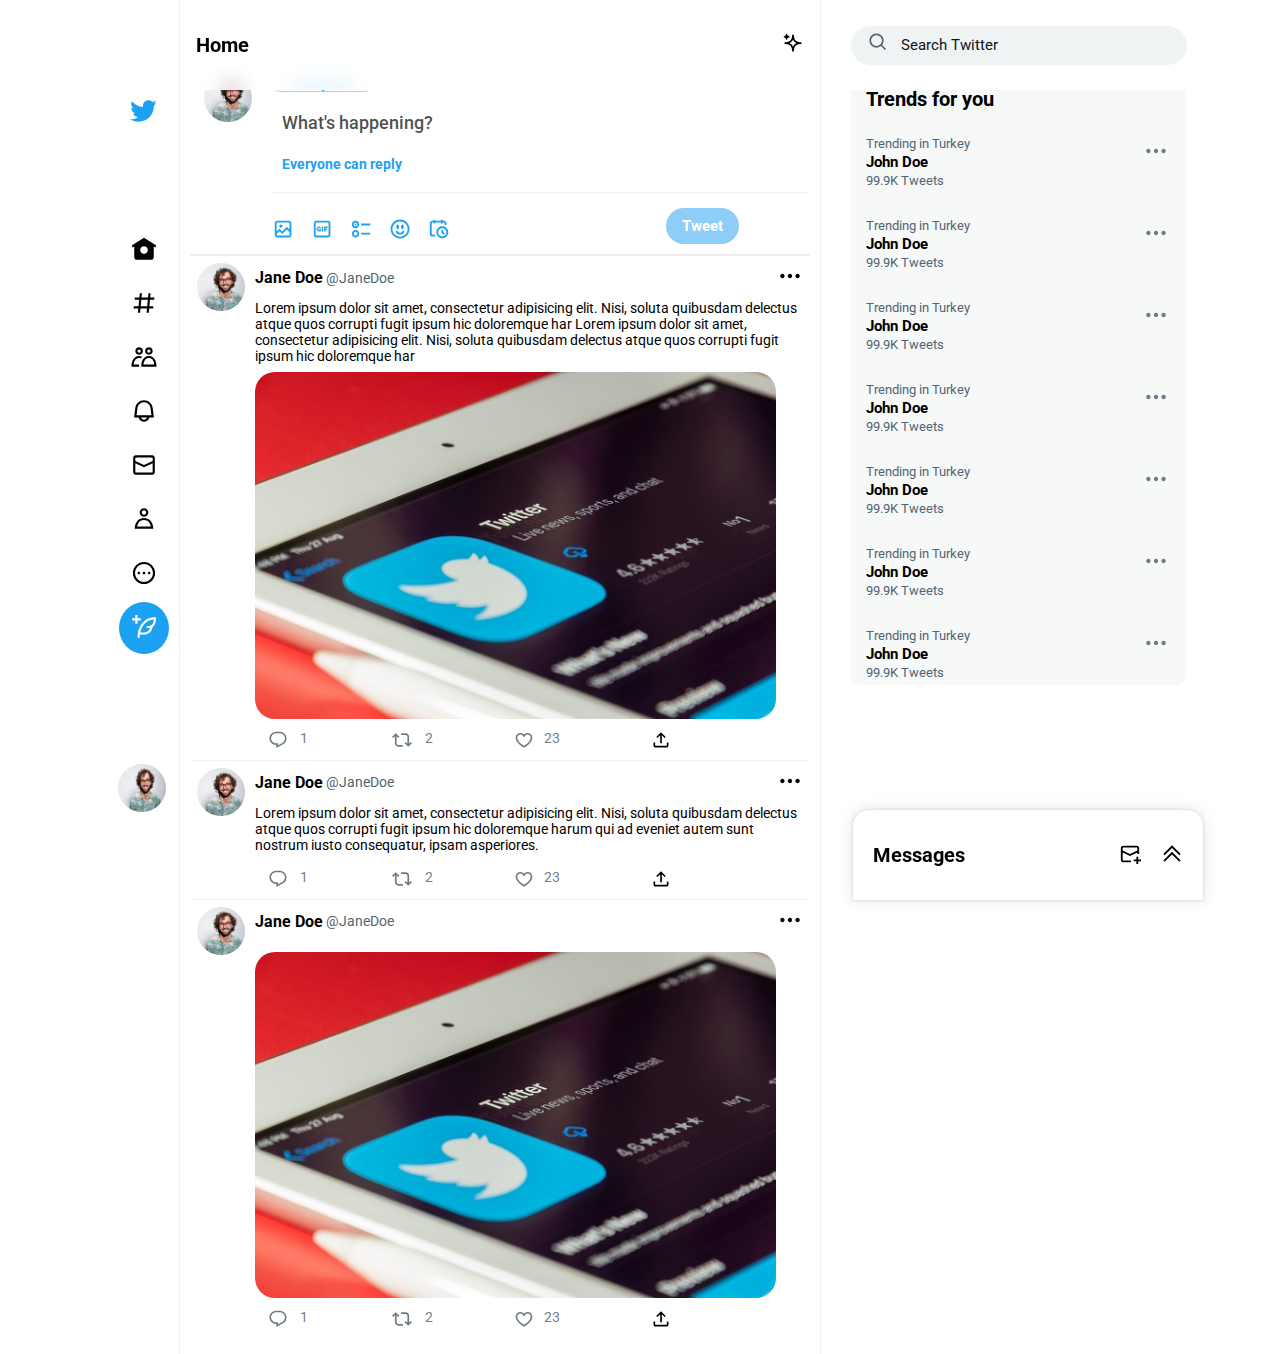
<file: index.html>
<!DOCTYPE html>
<html lang="en">
  <head>
    <meta charset="UTF-8" />
    <meta http-equiv="X-UA-Compatible" content="IE=edge" />
    <meta name="viewport" content="width=device-width, initial-scale=1.0" />
    <link rel="icon" type="image/x-icon" href="/assets/icon-twitter.png" />
    <title>Twitter Clone</title>
    <link rel="stylesheet" href="css/global.css" />
    <link rel="stylesheet" href="css/header.css" />
    <link rel="stylesheet" href="css/thread.css" />
    <link rel="stylesheet" href="css/trends.css" />
    <link rel="stylesheet" href="css/navbar.css" />
    <link rel="stylesheet" href="css/responsive.css" />
  </head>
  <body>
    <div class="container">
      <header class="navbar">
        <div class="navbar-main">
          <div class="navbar-main__logo">
            <a href="#" class="navbar-logo__link">
              <svg viewBox="0 0 24 24" width="28" height="28" aria-hidden="true" class="twitter-logo">
                <g>
                  <path
                    d="M23.643 4.937c-.835.37-1.732.62-2.675.733.962-.576 1.7-1.49 2.048-2.578-.9.534-1.897.922-2.958 1.13-.85-.904-2.06-1.47-3.4-1.47-2.572 0-4.658 2.086-4.658 4.66 0 .364.042.718.12 1.06-3.873-.195-7.304-2.05-9.602-4.868-.4.69-.63 1.49-.63 2.342 0 1.616.823 3.043 2.072 3.878-.764-.025-1.482-.234-2.11-.583v.06c0 2.257 1.605 4.14 3.737 4.568-.392.106-.803.162-1.227.162-.3 0-.593-.028-.877-.082.593 1.85 2.313 3.198 4.352 3.234-1.595 1.25-3.604 1.995-5.786 1.995-.376 0-.747-.022-1.112-.065 2.062 1.323 4.51 2.093 7.14 2.093 8.57 0 13.255-7.098 13.255-13.254 0-.2-.005-.402-.014-.602.91-.658 1.7-1.477 2.323-2.41z"
                    fill="#1DA1F2"
                  ></path>
                </g>
              </svg>
            </a>
          </div>
          <div class="navbar-main__link">
            <nav>
              <a href="#" class="nav-link item">
                <svg viewBox="0 0 24 24" width="26" height="26" aria-hidden="true">
                  <g>
                    <path
                      d="M12 1.696L.622 8.807l1.06 1.696L3 9.679V19.5C3 20.881 4.119 22 5.5 22h13c1.381 0 2.5-1.119 2.5-2.5V9.679l1.318.824 1.06-1.696L12 1.696zM12 16.5c-1.933 0-3.5-1.567-3.5-3.5s1.567-3.5 3.5-3.5 3.5 1.567 3.5 3.5-1.567 3.5-3.5 3.5z"
                    ></path>
                  </g>
                </svg>
              </a>
              <a href="./trends.html" class="nav-link item search-link-icon">
                <svg viewBox="0 0 24 24" width="26" height="26" aria-hidden="true">
                  <g>
                    <path
                      d="M10.25 3.75c-3.59 0-6.5 2.91-6.5 6.5s2.91 6.5 6.5 6.5c1.795 0 3.419-.726 4.596-1.904 1.178-1.177 1.904-2.801 1.904-4.596 0-3.59-2.91-6.5-6.5-6.5zm-8.5 6.5c0-4.694 3.806-8.5 8.5-8.5s8.5 3.806 8.5 8.5c0 1.986-.682 3.815-1.824 5.262l4.781 4.781-1.414 1.414-4.781-4.781c-1.447 1.142-3.276 1.824-5.262 1.824-4.694 0-8.5-3.806-8.5-8.5z"
                    ></path>
                  </g>
                </svg>
              </a>
              <a href="#" class="nav-link item">
                <svg viewBox="0 0 24 24" width="26" height="26" aria-hidden="true">
                  <g>
                    <path
                      d="M10.09 3.098L9.72 7h5.99l.39-4.089 1.99.187L17.72 7h3.78v2h-3.97l-.56 6h3.53v2h-3.72l-.38 4.089-1.99-.187.36-3.902H8.78l-.38 4.089-1.99-.187L6.77 17H2.5v-2h4.46l.56-6H3.5V7h4.21l.39-4.089 1.99.187zM14.96 15l.56-6H9.53l-.56 6h5.99z"
                    ></path>
                  </g>
                </svg>
              </a>
              <a href="#" class="nav-link item">
                <svg viewBox="0 0 24 24" width="26" height="26" aria-hidden="true">
                  <g>
                    <path
                      d="M7.501 19.917L7.471 21H.472l.029-1.027c.184-6.618 3.736-8.977 7-8.977.963 0 1.95.212 2.87.672-.444.478-.851 1.03-1.212 1.656-.507-.204-1.054-.329-1.658-.329-2.767 0-4.57 2.223-4.938 6.004H7.56c-.023.302-.05.599-.059.917zm15.998.056L23.528 21H9.472l.029-1.027c.184-6.618 3.736-8.977 7-8.977s6.816 2.358 7 8.977zM21.437 19c-.367-3.781-2.17-6.004-4.938-6.004s-4.57 2.223-4.938 6.004h9.875zm-4.938-9c-.799 0-1.527-.279-2.116-.73-.836-.64-1.384-1.638-1.384-2.77 0-1.93 1.567-3.5 3.5-3.5s3.5 1.57 3.5 3.5c0 1.132-.548 2.13-1.384 2.77-.589.451-1.317.73-2.116.73zm-1.5-3.5c0 .827.673 1.5 1.5 1.5s1.5-.673 1.5-1.5-.673-1.5-1.5-1.5-1.5.673-1.5 1.5zM7.5 3C9.433 3 11 4.57 11 6.5S9.433 10 7.5 10 4 8.43 4 6.5 5.567 3 7.5 3zm0 2C6.673 5 6 5.673 6 6.5S6.673 8 7.5 8 9 7.327 9 6.5 8.327 5 7.5 5z"
                    ></path>
                  </g>
                </svg>
              </a>
              <a href="#" class="nav-link item">
                <svg viewBox="0 0 24 24" width="26" height="26" aria-hidden="true">
                  <g>
                    <path
                      d="M19.993 9.042C19.48 5.017 16.054 2 11.996 2s-7.49 3.021-7.999 7.051L2.866 18H7.1c.463 2.282 2.481 4 4.9 4s4.437-1.718 4.9-4h4.236l-1.143-8.958zM12 20c-1.306 0-2.417-.835-2.829-2h5.658c-.412 1.165-1.523 2-2.829 2zm-6.866-4l.847-6.698C6.364 6.272 8.941 4 11.996 4s5.627 2.268 6.013 5.295L18.864 16H5.134z"
                    ></path>
                  </g>
                </svg>
              </a>
              <a href="#" class="nav-link item">
                <svg viewBox="0 0 24 24" width="26" height="26" aria-hidden="true">
                  <g>
                    <path
                      d="M1.998 5.5c0-1.381 1.119-2.5 2.5-2.5h15c1.381 0 2.5 1.119 2.5 2.5v13c0 1.381-1.119 2.5-2.5 2.5h-15c-1.381 0-2.5-1.119-2.5-2.5v-13zm2.5-.5c-.276 0-.5.224-.5.5v2.764l8 3.638 8-3.636V5.5c0-.276-.224-.5-.5-.5h-15zm15.5 5.463l-8 3.636-8-3.638V18.5c0 .276.224.5.5.5h15c.276 0 .5-.224.5-.5v-8.037z"
                    ></path>
                  </g>
                </svg>
              </a>
              <a href="#" class="nav-link item">
                <svg viewBox="0 0 24 24" width="26" height="26" aria-hidden="true">
                  <g>
                    <path
                      d="M5.651 19h12.698c-.337-1.8-1.023-3.21-1.945-4.19C15.318 13.65 13.838 13 12 13s-3.317.65-4.404 1.81c-.922.98-1.608 2.39-1.945 4.19zm.486-5.56C7.627 11.85 9.648 11 12 11s4.373.85 5.863 2.44c1.477 1.58 2.366 3.8 2.632 6.46l.11 1.1H3.395l.11-1.1c.266-2.66 1.155-4.88 2.632-6.46zM12 4c-1.105 0-2 .9-2 2s.895 2 2 2 2-.9 2-2-.895-2-2-2zM8 6c0-2.21 1.791-4 4-4s4 1.79 4 4-1.791 4-4 4-4-1.79-4-4z"
                    ></path>
                  </g>
                </svg>
              </a>
              <a href="#" class="nav-link item">
                <svg viewBox="0 0 24 24" width="26" height="26" aria-hidden="true">
                  <g>
                    <path
                      d="M3.75 12c0-4.56 3.69-8.25 8.25-8.25s8.25 3.69 8.25 8.25-3.69 8.25-8.25 8.25S3.75 16.56 3.75 12zM12 1.75C6.34 1.75 1.75 6.34 1.75 12S6.34 22.25 12 22.25 22.25 17.66 22.25 12 17.66 1.75 12 1.75zm-4.75 11.5c.69 0 1.25-.56 1.25-1.25s-.56-1.25-1.25-1.25S6 11.31 6 12s.56 1.25 1.25 1.25zm9.5 0c.69 0 1.25-.56 1.25-1.25s-.56-1.25-1.25-1.25-1.25.56-1.25 1.25.56 1.25 1.25 1.25zM13.25 12c0 .69-.56 1.25-1.25 1.25s-1.25-.56-1.25-1.25.56-1.25 1.25-1.25 1.25.56 1.25 1.25z"
                    ></path>
                  </g>
                </svg>
              </a>
              <a href="#" class="nav-link item">
                <svg viewBox="0 0 24 24" width="26" height="26" aria-hidden="true" fill="#fff">
                  <g>
                    <path
                      d="M23 3c-6.62-.1-10.38 2.421-13.05 6.03C7.29 12.61 6 17.331 6 22h2c0-1.007.07-2.012.19-3H12c4.1 0 7.48-3.082 7.94-7.054C22.79 10.147 23.17 6.359 23 3zm-7 8h-1.5v2H16c.63-.016 1.2-.08 1.72-.188C16.95 15.24 14.68 17 12 17H8.55c.57-2.512 1.57-4.851 3-6.78 2.16-2.912 5.29-4.911 9.45-5.187C20.95 8.079 19.9 11 16 11zM4 9V6H1V4h3V1h2v3h3v2H6v3H4z"
                    ></path>
                  </g>
                </svg>
              </a>
            </nav>
          </div>
          <div class="navbar-main__profile">
            <button>
              <img src="assets/profile-img.jpg" alt="User Picture" />
            </button>
          </div>
        </div>
      </header>
      <main class="main">
        <section class="header">
          <div class="header-main">
            <div class="header-main__container">
              <h2>Home</h2>
              <a class="header-main__container___icon">
                <svg viewBox="0 0 26 26" height="22" width="22" aria-hidden="true">
                  <g>
                    <path
                      d="M2 4c1.66 0 3-1.34 3-3h1c0 1.66 1.34 3 3 3v1C7.34 5 6 6.34 6 8H5c0-1.66-1.34-3-3-3V4zm7.89 4.9C11.26 7.53 12 5.35 12 2h2c0 3.35.74 5.53 2.1 6.9 1.36 1.36 3.55 2.1 6.9 2.1v2c-3.35 0-5.54.74-6.9 2.1-1.36 1.37-2.1 3.55-2.1 6.9h-2c0-3.35-.74-5.53-2.11-6.9C8.53 13.74 6.35 13 3 13v-2c3.35 0 5.53-.74 6.89-2.1zm7.32 3.1c-.97-.42-1.81-.97-2.53-1.69-.71-.71-1.27-1.56-1.68-2.52-.42.96-.98 1.81-1.69 2.52-.72.72-1.56 1.27-2.53 1.69.97.42 1.81.97 2.53 1.69.71.71 1.27 1.56 1.69 2.52.41-.96.97-1.81 1.68-2.52.72-.72 1.56-1.27 2.53-1.69z"
                    ></path>
                  </g>
                </svg>
              </a>
            </div>
          </div>
          <div class="header-search">
            <div class="header-search__container">
              <div class="search-input">
                <input type="text" placeholder="Search Twitter" />
                <div class="search-icon">
                  <svg
                    viewBox="0 0 24 24"
                    width="20"
                    height="20"
                    aria-hidden="true"
                    fill="rgb(83, 100, 113)"
                    class="search-svg"
                  >
                    <g>
                      <path
                        d="M10.25 3.75c-3.59 0-6.5 2.91-6.5 6.5s2.91 6.5 6.5 6.5c1.795 0 3.419-.726 4.596-1.904 1.178-1.177 1.904-2.801 1.904-4.596 0-3.59-2.91-6.5-6.5-6.5zm-8.5 6.5c0-4.694 3.806-8.5 8.5-8.5s8.5 3.806 8.5 8.5c0 1.986-.682 3.815-1.824 5.262l4.781 4.781-1.414 1.414-4.781-4.781c-1.447 1.142-3.276 1.824-5.262 1.824-4.694 0-8.5-3.806-8.5-8.5z"
                      ></path>
                    </g>
                  </svg>
                </div>
              </div>
            </div>
          </div>
        </section>
        <section class="thread">
          <div class="thread-area">
            <div class="tweeting-area">
              <div class="user-picture">
                <img src="./assets/profile-img.jpg" alt="User Profile Photo" />
              </div>
              <div class="user-tweet">
                <button class="user-tweet__select">Everyone</button>
                <textarea
                  class="user-tweet-textarea"
                  name="tweet"
                  id=""
                  maxlength="140"
                  rows="2"
                  placeholder="What's happening?"
                ></textarea>
                <button class="user-tweet__select2">Everyone can reply</button>
                <div class="user-tweet__border"></div>
                <div class="user-tweet__bottom">
                  <div class="user-tweet__bottom___icon">
                    <a href="#">
                      <svg viewBox="0 0 26 26" height="24" width="24" aria-hidden="true" fill="#1da1f2">
                        <g>
                          <path
                            d="M3 5.5C3 4.119 4.119 3 5.5 3h13C19.881 3 21 4.119 21 5.5v13c0 1.381-1.119 2.5-2.5 2.5h-13C4.119 21 3 19.881 3 18.5v-13zM5.5 5c-.276 0-.5.224-.5.5v9.086l3-3 3 3 5-5 3 3V5.5c0-.276-.224-.5-.5-.5h-13zM19 15.414l-3-3-5 5-3-3-3 3V18.5c0 .276.224.5.5.5h13c.276 0 .5-.224.5-.5v-3.086zM9.75 7C8.784 7 8 7.784 8 8.75s.784 1.75 1.75 1.75 1.75-.784 1.75-1.75S10.716 7 9.75 7z"
                          ></path>
                        </g>
                      </svg>
                    </a>
                    <a href="#">
                      <svg viewBox="0 0 26 26" height="24" width="24" aria-hidden="true" fill="#1da1f2">
                        <g>
                          <path
                            d="M3 5.5C3 4.119 4.12 3 5.5 3h13C19.88 3 21 4.119 21 5.5v13c0 1.381-1.12 2.5-2.5 2.5h-13C4.12 21 3 19.881 3 18.5v-13zM5.5 5c-.28 0-.5.224-.5.5v13c0 .276.22.5.5.5h13c.28 0 .5-.224.5-.5v-13c0-.276-.22-.5-.5-.5h-13zM18 10.711V9.25h-3.74v5.5h1.44v-1.719h1.7V11.57h-1.7v-.859H18zM11.79 9.25h1.44v5.5h-1.44v-5.5zm-3.07 1.375c.34 0 .77.172 1.02.43l1.03-.86c-.51-.601-1.28-.945-2.05-.945C7.19 9.25 6 10.453 6 12s1.19 2.75 2.72 2.75c.85 0 1.54-.344 2.05-.945v-2.149H8.38v1.032H9.4v.515c-.17.086-.42.172-.68.172-.76 0-1.36-.602-1.36-1.375 0-.688.6-1.375 1.36-1.375z"
                          ></path>
                        </g>
                      </svg>
                    </a>
                    <a href="#">
                      <svg viewBox="0 0 26 26" height="24" width="24" aria-hidden="true" fill="#1da1f2">
                        <g>
                          <path
                            d="M6 5c-1.1 0-2 .895-2 2s.9 2 2 2 2-.895 2-2-.9-2-2-2zM2 7c0-2.209 1.79-4 4-4s4 1.791 4 4-1.79 4-4 4-4-1.791-4-4zm20 1H12V6h10v2zM6 15c-1.1 0-2 .895-2 2s.9 2 2 2 2-.895 2-2-.9-2-2-2zm-4 2c0-2.209 1.79-4 4-4s4 1.791 4 4-1.79 4-4 4-4-1.791-4-4zm20 1H12v-2h10v2zM7 7c0 .552-.45 1-1 1s-1-.448-1-1 .45-1 1-1 1 .448 1 1z"
                          ></path>
                        </g>
                      </svg>
                    </a>
                    <a href="#">
                      <svg viewBox="0 0 26 26" height="24" width="24" aria-hidden="true" fill="#1da1f2">
                        <g>
                          <path
                            d="M8 9.5C8 8.119 8.672 7 9.5 7S11 8.119 11 9.5 10.328 12 9.5 12 8 10.881 8 9.5zm6.5 2.5c.828 0 1.5-1.119 1.5-2.5S15.328 7 14.5 7 13 8.119 13 9.5s.672 2.5 1.5 2.5zM12 16c-2.224 0-3.021-2.227-3.051-2.316l-1.897.633c.05.15 1.271 3.684 4.949 3.684s4.898-3.533 4.949-3.684l-1.896-.638c-.033.095-.83 2.322-3.053 2.322zm10.25-4.001c0 5.652-4.598 10.25-10.25 10.25S1.75 17.652 1.75 12 6.348 1.75 12 1.75 22.25 6.348 22.25 12zm-2 0c0-4.549-3.701-8.25-8.25-8.25S3.75 7.451 3.75 12s3.701 8.25 8.25 8.25 8.25-3.701 8.25-8.25z"
                          ></path>
                        </g>
                      </svg>
                    </a>
                    <a href="#">
                      <svg viewBox="0 0 26 26" height="24" width="24" aria-hidden="true" fill="#1da1f2">
                        <g>
                          <path
                            d="M6 3V2h2v1h6V2h2v1h1.5C18.88 3 20 4.119 20 5.5v2h-2v-2c0-.276-.22-.5-.5-.5H16v1h-2V5H8v1H6V5H4.5c-.28 0-.5.224-.5.5v12c0 .276.22.5.5.5h3v2h-3C3.12 20 2 18.881 2 17.5v-12C2 4.119 3.12 3 4.5 3H6zm9.5 8c-2.49 0-4.5 2.015-4.5 4.5s2.01 4.5 4.5 4.5 4.5-2.015 4.5-4.5-2.01-4.5-4.5-4.5zM9 15.5C9 11.91 11.91 9 15.5 9s6.5 2.91 6.5 6.5-2.91 6.5-6.5 6.5S9 19.09 9 15.5zm5.5-2.5h2v2.086l1.71 1.707-1.42 1.414-2.29-2.293V13z"
                          ></path>
                        </g>
                      </svg>
                    </a>
                  </div>
                  <div class="user-tweet__bottom___action">
                    <button>Tweet</button>
                  </div>
                </div>
              </div>
            </div>
            <div class="thread-divider"></div>
            <div class="tweet-contexts">
              <a class="tweet-contexts__card">
                <div class="card-image">
                  <img src="./assets/profile-img.jpg" alt="Card Name" />
                </div>
                <div class="card-body">
                  <div class="card-body__user">
                    <div class="card-body__user___info">
                      <div class="card-body__user___name">Jane Doe</div>
                      <div class="card-body__user___username">@JaneDoe</div>
                    </div>
                    <div class="card-body__user___icon">
                      <svg viewBox="0 0 24 24" height="26" width="26" aria-hidden="true">
                        <g>
                          <path
                            d="M3 12c0-1.1.9-2 2-2s2 .9 2 2-.9 2-2 2-2-.9-2-2zm9 2c1.1 0 2-.9 2-2s-.9-2-2-2-2 .9-2 2 .9 2 2 2zm7 0c1.1 0 2-.9 2-2s-.9-2-2-2-2 .9-2 2 .9 2 2 2z"
                          ></path>
                        </g>
                      </svg>
                    </div>
                  </div>
                  <div class="card-body__content">
                    <p>
                      Lorem ipsum dolor sit amet, consectetur adipisicing elit. Nisi, soluta quibusdam delectus atque
                      quos corrupti fugit ipsum hic doloremque har Lorem ipsum dolor sit amet, consectetur adipisicing
                      elit. Nisi, soluta quibusdam delectus atque quos corrupti fugit ipsum hic doloremque har
                    </p>
                  </div>
                  <div class="card-body__image">
                    <img src="assets/content.jpg" alt="Content Image" />
                  </div>
                  <div class="card-body__icon">
                    <div class="comment-icon">
                      <div>
                        <svg viewBox="0 0 24 24" height="20" width="20" aria-hidden="true" fill="#536471d9">
                          <g>
                            <path
                              d="M1.751 10c0-4.42 3.584-8 8.005-8h4.366c4.49 0 8.129 3.64 8.129 8.13 0 2.96-1.607 5.68-4.196 7.11l-8.054 4.46v-3.69h-.067c-4.49.1-8.183-3.51-8.183-8.01zm8.005-6c-3.317 0-6.005 2.69-6.005 6 0 3.37 2.77 6.08 6.138 6.01l.351-.01h1.761v2.3l5.087-2.81c1.951-1.08 3.163-3.13 3.163-5.36 0-3.39-2.744-6.13-6.129-6.13H9.756z"
                            ></path>
                          </g>
                        </svg>
                      </div>
                      <span>1</span>
                    </div>
                    <div class="retweet-icon">
                      <div>
                        <svg viewBox="0 0 24 24" height="20" width="20" aria-hidden="true" fill="#536471d9">
                          <g>
                            <path
                              d="M4.5 3.88l4.432 4.14-1.364 1.46L5.5 7.55V16c0 1.1.896 2 2 2H13v2H7.5c-2.209 0-4-1.79-4-4V7.55L1.432 9.48.068 8.02 4.5 3.88zM16.5 6H11V4h5.5c2.209 0 4 1.79 4 4v8.45l2.068-1.93 1.364 1.46-4.432 4.14-4.432-4.14 1.364-1.46 2.068 1.93V8c0-1.1-.896-2-2-2z"
                            ></path>
                          </g>
                        </svg>
                      </div>
                      <span>2</span>
                    </div>
                    <div class="liked-icon">
                      <div>
                        <svg viewBox="0 0 24 24" height="20" width="20" aria-hidden="true" fill="#536471d9">
                          <g>
                            <path
                              d="M16.697 5.5c-1.222-.06-2.679.51-3.89 2.16l-.805 1.09-.806-1.09C9.984 6.01 8.526 5.44 7.304 5.5c-1.243.07-2.349.78-2.91 1.91-.552 1.12-.633 2.78.479 4.82 1.074 1.97 3.257 4.27 7.129 6.61 3.87-2.34 6.052-4.64 7.126-6.61 1.111-2.04 1.03-3.7.477-4.82-.561-1.13-1.666-1.84-2.908-1.91zm4.187 7.69c-1.351 2.48-4.001 5.12-8.379 7.67l-.503.3-.504-.3c-4.379-2.55-7.029-5.19-8.382-7.67-1.36-2.5-1.41-4.86-.514-6.67.887-1.79 2.647-2.91 4.601-3.01 1.651-.09 3.368.56 4.798 2.01 1.429-1.45 3.146-2.1 4.796-2.01 1.954.1 3.714 1.22 4.601 3.01.896 1.81.846 4.17-.514 6.67z"
                            ></path>
                          </g>
                        </svg>
                      </div>
                      <span>23</span>
                    </div>
                    <div class="share-icon">
                      <svg viewBox="0 0 24 24" height="20" width="20" aria-hidden="true">
                        <g>
                          <path
                            d="M12 2.59l5.7 5.7-1.41 1.42L13 6.41V16h-2V6.41l-3.3 3.3-1.41-1.42L12 2.59zM21 15l-.02 3.51c0 1.38-1.12 2.49-2.5 2.49H5.5C4.11 21 3 19.88 3 18.5V15h2v3.5c0 .28.22.5.5.5h12.98c.28 0 .5-.22.5-.5L19 15h2z"
                          ></path>
                        </g>
                      </svg>
                    </div>
                  </div>
                </div>
              </a>
              <div class="thread-divider"></div>
              <a class="tweet-contexts__card">
                <div class="card-image">
                  <img src="./assets/profile-img.jpg" alt="Card Name" />
                </div>
                <div class="card-body">
                  <div class="card-body__user">
                    <div class="card-body__user___info">
                      <div class="card-body__user___name">Jane Doe</div>
                      <div class="card-body__user___username">@JaneDoe</div>
                    </div>
                    <div class="card-body__user___icon">
                      <svg viewBox="0 0 24 24" height="26" width="26" aria-hidden="true">
                        <g>
                          <path
                            d="M3 12c0-1.1.9-2 2-2s2 .9 2 2-.9 2-2 2-2-.9-2-2zm9 2c1.1 0 2-.9 2-2s-.9-2-2-2-2 .9-2 2 .9 2 2 2zm7 0c1.1 0 2-.9 2-2s-.9-2-2-2-2 .9-2 2 .9 2 2 2z"
                          ></path>
                        </g>
                      </svg>
                    </div>
                  </div>
                  <div class="card-body__content">
                    <p>
                      Lorem ipsum dolor sit amet, consectetur adipisicing elit. Nisi, soluta quibusdam delectus atque
                      quos corrupti fugit ipsum hic doloremque harum qui ad eveniet autem sunt nostrum iusto
                      consequatur, ipsam asperiores.
                    </p>
                  </div>
                  <div class="card-body__image">
                    <!-- <img src="assets/content.jpg" alt="Content Image"> -->
                  </div>
                  <div class="card-body__icon">
                    <div class="comment-icon">
                      <div>
                        <svg viewBox="0 0 24 24" height="20" width="20" aria-hidden="true" fill="#536471d9">
                          <g>
                            <path
                              d="M1.751 10c0-4.42 3.584-8 8.005-8h4.366c4.49 0 8.129 3.64 8.129 8.13 0 2.96-1.607 5.68-4.196 7.11l-8.054 4.46v-3.69h-.067c-4.49.1-8.183-3.51-8.183-8.01zm8.005-6c-3.317 0-6.005 2.69-6.005 6 0 3.37 2.77 6.08 6.138 6.01l.351-.01h1.761v2.3l5.087-2.81c1.951-1.08 3.163-3.13 3.163-5.36 0-3.39-2.744-6.13-6.129-6.13H9.756z"
                            ></path>
                          </g>
                        </svg>
                      </div>
                      <div>1</div>
                    </div>
                    <div class="retweet-icon">
                      <div>
                        <svg viewBox="0 0 24 24" height="20" width="20" aria-hidden="true" fill="#536471d9">
                          <g>
                            <path
                              d="M4.5 3.88l4.432 4.14-1.364 1.46L5.5 7.55V16c0 1.1.896 2 2 2H13v2H7.5c-2.209 0-4-1.79-4-4V7.55L1.432 9.48.068 8.02 4.5 3.88zM16.5 6H11V4h5.5c2.209 0 4 1.79 4 4v8.45l2.068-1.93 1.364 1.46-4.432 4.14-4.432-4.14 1.364-1.46 2.068 1.93V8c0-1.1-.896-2-2-2z"
                            ></path>
                          </g>
                        </svg>
                      </div>
                      <div>2</div>
                    </div>
                    <div class="liked-icon">
                      <div>
                        <svg viewBox="0 0 24 24" height="20" width="20" aria-hidden="true" fill="#536471d9">
                          <g>
                            <path
                              d="M16.697 5.5c-1.222-.06-2.679.51-3.89 2.16l-.805 1.09-.806-1.09C9.984 6.01 8.526 5.44 7.304 5.5c-1.243.07-2.349.78-2.91 1.91-.552 1.12-.633 2.78.479 4.82 1.074 1.97 3.257 4.27 7.129 6.61 3.87-2.34 6.052-4.64 7.126-6.61 1.111-2.04 1.03-3.7.477-4.82-.561-1.13-1.666-1.84-2.908-1.91zm4.187 7.69c-1.351 2.48-4.001 5.12-8.379 7.67l-.503.3-.504-.3c-4.379-2.55-7.029-5.19-8.382-7.67-1.36-2.5-1.41-4.86-.514-6.67.887-1.79 2.647-2.91 4.601-3.01 1.651-.09 3.368.56 4.798 2.01 1.429-1.45 3.146-2.1 4.796-2.01 1.954.1 3.714 1.22 4.601 3.01.896 1.81.846 4.17-.514 6.67z"
                            ></path>
                          </g>
                        </svg>
                      </div>
                      <span>23</span>
                    </div>
                    <div class="share-icon">
                      <svg viewBox="0 0 24 24" height="20" width="20" aria-hidden="true">
                        <g>
                          <path
                            d="M12 2.59l5.7 5.7-1.41 1.42L13 6.41V16h-2V6.41l-3.3 3.3-1.41-1.42L12 2.59zM21 15l-.02 3.51c0 1.38-1.12 2.49-2.5 2.49H5.5C4.11 21 3 19.88 3 18.5V15h2v3.5c0 .28.22.5.5.5h12.98c.28 0 .5-.22.5-.5L19 15h2z"
                          ></path>
                        </g>
                      </svg>
                    </div>
                  </div>
                </div>
              </a>
              <div class="thread-divider"></div>
              <a class="tweet-contexts__card">
                <div class="card-image">
                  <img src="./assets/profile-img.jpg" alt="Card Name" />
                </div>
                <div class="card-body">
                  <div class="card-body__user">
                    <div class="card-body__user___info">
                      <div class="card-body__user___name">Jane Doe</div>
                      <div class="card-body__user___username">@JaneDoe</div>
                    </div>
                    <div class="card-body__user___icon">
                      <svg viewBox="0 0 24 24" height="26" width="26" aria-hidden="true">
                        <g>
                          <path
                            d="M3 12c0-1.1.9-2 2-2s2 .9 2 2-.9 2-2 2-2-.9-2-2zm9 2c1.1 0 2-.9 2-2s-.9-2-2-2-2 .9-2 2 .9 2 2 2zm7 0c1.1 0 2-.9 2-2s-.9-2-2-2-2 .9-2 2 .9 2 2 2z"
                          ></path>
                        </g>
                      </svg>
                    </div>
                  </div>
                  <div class="card-body__content">
                    <!-- <p>Lorem ipsum dolor sit amet, consectetur adipisicing elit. Nisi, soluta quibusdam delectus atque quos corrupti fugit ipsum hic doloremque harum qui ad eveniet autem sunt nostrum iusto consequatur, ipsam asperiores.</p> -->
                  </div>
                  <div class="card-body__image">
                    <img src="assets/content.jpg" alt="Content Image" />
                  </div>
                  <div class="card-body__icon">
                    <div class="comment-icon">
                      <div>
                        <svg viewBox="0 0 24 24" height="20" width="20" aria-hidden="true" fill="#536471d9">
                          <g>
                            <path
                              d="M1.751 10c0-4.42 3.584-8 8.005-8h4.366c4.49 0 8.129 3.64 8.129 8.13 0 2.96-1.607 5.68-4.196 7.11l-8.054 4.46v-3.69h-.067c-4.49.1-8.183-3.51-8.183-8.01zm8.005-6c-3.317 0-6.005 2.69-6.005 6 0 3.37 2.77 6.08 6.138 6.01l.351-.01h1.761v2.3l5.087-2.81c1.951-1.08 3.163-3.13 3.163-5.36 0-3.39-2.744-6.13-6.129-6.13H9.756z"
                            ></path>
                          </g>
                        </svg>
                      </div>
                      <div>1</div>
                    </div>
                    <div class="retweet-icon">
                      <div>
                        <svg viewBox="0 0 24 24" height="20" width="20" aria-hidden="true" fill="#536471d9">
                          <g>
                            <path
                              d="M4.5 3.88l4.432 4.14-1.364 1.46L5.5 7.55V16c0 1.1.896 2 2 2H13v2H7.5c-2.209 0-4-1.79-4-4V7.55L1.432 9.48.068 8.02 4.5 3.88zM16.5 6H11V4h5.5c2.209 0 4 1.79 4 4v8.45l2.068-1.93 1.364 1.46-4.432 4.14-4.432-4.14 1.364-1.46 2.068 1.93V8c0-1.1-.896-2-2-2z"
                            ></path>
                          </g>
                        </svg>
                      </div>
                      <div>2</div>
                    </div>
                    <div class="liked-icon">
                      <div>
                        <svg viewBox="0 0 24 24" height="20" width="20" aria-hidden="true" fill="#536471d9">
                          <g>
                            <path
                              d="M16.697 5.5c-1.222-.06-2.679.51-3.89 2.16l-.805 1.09-.806-1.09C9.984 6.01 8.526 5.44 7.304 5.5c-1.243.07-2.349.78-2.91 1.91-.552 1.12-.633 2.78.479 4.82 1.074 1.97 3.257 4.27 7.129 6.61 3.87-2.34 6.052-4.64 7.126-6.61 1.111-2.04 1.03-3.7.477-4.82-.561-1.13-1.666-1.84-2.908-1.91zm4.187 7.69c-1.351 2.48-4.001 5.12-8.379 7.67l-.503.3-.504-.3c-4.379-2.55-7.029-5.19-8.382-7.67-1.36-2.5-1.41-4.86-.514-6.67.887-1.79 2.647-2.91 4.601-3.01 1.651-.09 3.368.56 4.798 2.01 1.429-1.45 3.146-2.1 4.796-2.01 1.954.1 3.714 1.22 4.601 3.01.896 1.81.846 4.17-.514 6.67z"
                            ></path>
                          </g>
                        </svg>
                      </div>
                      <span>23</span>
                    </div>
                    <div class="share-icon">
                      <svg viewBox="0 0 24 24" height="20" width="20" aria-hidden="true">
                        <g>
                          <path
                            d="M12 2.59l5.7 5.7-1.41 1.42L13 6.41V16h-2V6.41l-3.3 3.3-1.41-1.42L12 2.59zM21 15l-.02 3.51c0 1.38-1.12 2.49-2.5 2.49H5.5C4.11 21 3 19.88 3 18.5V15h2v3.5c0 .28.22.5.5.5h12.98c.28 0 .5-.22.5-.5L19 15h2z"
                          ></path>
                        </g>
                      </svg>
                    </div>
                  </div>
                </div>
              </a>
            </div>
          </div>
        </section>
        <section class="trends">
          <div class="trends-area">
            <span class="trends-area__title">Trends for you</span>
            <a class="trends-area__items">
              <div class="trends-area__items___content">
                <p class="title">Trending in Turkey</p>
                <p class="content">John Doe</p>
                <p class="content-count">99.9K Tweets</p>
              </div>
              <button>
                <svg viewBox="0 0 24 24" height="26" width="26" aria-hidden="true" fill="#536471d9">
                  <g>
                    <path
                      d="M3 12c0-1.1.9-2 2-2s2 .9 2 2-.9 2-2 2-2-.9-2-2zm9 2c1.1 0 2-.9 2-2s-.9-2-2-2-2 .9-2 2 .9 2 2 2zm7 0c1.1 0 2-.9 2-2s-.9-2-2-2-2 .9-2 2 .9 2 2 2z"
                    ></path>
                  </g>
                </svg>
              </button>
            </a>
            <a class="trends-area__items">
              <div class="trends-area__items___content">
                <p class="title">Trending in Turkey</p>
                <p class="content">John Doe</p>
                <p class="content-count">99.9K Tweets</p>
              </div>
              <button>
                <svg viewBox="0 0 24 24" height="26" width="26" aria-hidden="true" fill="#536471d9">
                  <g>
                    <path
                      d="M3 12c0-1.1.9-2 2-2s2 .9 2 2-.9 2-2 2-2-.9-2-2zm9 2c1.1 0 2-.9 2-2s-.9-2-2-2-2 .9-2 2 .9 2 2 2zm7 0c1.1 0 2-.9 2-2s-.9-2-2-2-2 .9-2 2 .9 2 2 2z"
                    ></path>
                  </g>
                </svg>
              </button>
            </a>
            <a class="trends-area__items">
              <div class="trends-area__items___content">
                <p class="title">Trending in Turkey</p>
                <p class="content">John Doe</p>
                <p class="content-count">99.9K Tweets</p>
              </div>
              <button>
                <svg viewBox="0 0 24 24" height="26" width="26" aria-hidden="true" fill="#536471d9">
                  <g>
                    <path
                      d="M3 12c0-1.1.9-2 2-2s2 .9 2 2-.9 2-2 2-2-.9-2-2zm9 2c1.1 0 2-.9 2-2s-.9-2-2-2-2 .9-2 2 .9 2 2 2zm7 0c1.1 0 2-.9 2-2s-.9-2-2-2-2 .9-2 2 .9 2 2 2z"
                    ></path>
                  </g>
                </svg>
              </button>
            </a>
            <a class="trends-area__items">
              <div class="trends-area__items___content">
                <p class="title">Trending in Turkey</p>
                <p class="content">John Doe</p>
                <p class="content-count">99.9K Tweets</p>
              </div>
              <button>
                <svg viewBox="0 0 24 24" height="26" width="26" aria-hidden="true" fill="#536471d9">
                  <g>
                    <path
                      d="M3 12c0-1.1.9-2 2-2s2 .9 2 2-.9 2-2 2-2-.9-2-2zm9 2c1.1 0 2-.9 2-2s-.9-2-2-2-2 .9-2 2 .9 2 2 2zm7 0c1.1 0 2-.9 2-2s-.9-2-2-2-2 .9-2 2 .9 2 2 2z"
                    ></path>
                  </g>
                </svg>
              </button>
            </a>
            <a class="trends-area__items">
              <div class="trends-area__items___content">
                <p class="title">Trending in Turkey</p>
                <p class="content">John Doe</p>
                <p class="content-count">99.9K Tweets</p>
              </div>
              <button>
                <svg viewBox="0 0 24 24" height="26" width="26" aria-hidden="true" fill="#536471d9">
                  <g>
                    <path
                      d="M3 12c0-1.1.9-2 2-2s2 .9 2 2-.9 2-2 2-2-.9-2-2zm9 2c1.1 0 2-.9 2-2s-.9-2-2-2-2 .9-2 2 .9 2 2 2zm7 0c1.1 0 2-.9 2-2s-.9-2-2-2-2 .9-2 2 .9 2 2 2z"
                    ></path>
                  </g>
                </svg>
              </button>
            </a>
            <a class="trends-area__items">
              <div class="trends-area__items___content">
                <p class="title">Trending in Turkey</p>
                <p class="content">John Doe</p>
                <p class="content-count">99.9K Tweets</p>
              </div>
              <button>
                <svg viewBox="0 0 24 24" height="26" width="26" aria-hidden="true" fill="#536471d9">
                  <g>
                    <path
                      d="M3 12c0-1.1.9-2 2-2s2 .9 2 2-.9 2-2 2-2-.9-2-2zm9 2c1.1 0 2-.9 2-2s-.9-2-2-2-2 .9-2 2 .9 2 2 2zm7 0c1.1 0 2-.9 2-2s-.9-2-2-2-2 .9-2 2 .9 2 2 2z"
                    ></path>
                  </g>
                </svg>
              </button>
            </a>
            <a class="trends-area__items">
              <div class="trends-area__items___content">
                <p class="title">Trending in Turkey</p>
                <p class="content">John Doe</p>
                <p class="content-count">99.9K Tweets</p>
              </div>
              <button>
                <svg viewBox="0 0 24 24" height="26" width="26" aria-hidden="true" fill="#536471d9">
                  <g>
                    <path
                      d="M3 12c0-1.1.9-2 2-2s2 .9 2 2-.9 2-2 2-2-.9-2-2zm9 2c1.1 0 2-.9 2-2s-.9-2-2-2-2 .9-2 2 .9 2 2 2zm7 0c1.1 0 2-.9 2-2s-.9-2-2-2-2 .9-2 2 .9 2 2 2z"
                    ></path>
                  </g>
                </svg>
              </button>
            </a>
          </div>
        </section>
      </main>
      <div class="message-box__container">
        <div class="message-box">
          <div class="message-box-title">Messages</div>
          <div class="message-box-icon">
            <button>
              <svg viewBox="0 0 24 24" width="22" height="22" aria-hidden="true">
                <g>
                  <path
                    d="M1.998 5.5c0-1.381 1.119-2.5 2.5-2.5h15c1.381 0 2.5 1.119 2.5 2.5V12h-2v-1.537l-8 3.635-8-3.635V18.5c0 .276.224.5.5.5H13v2H4.498c-1.381 0-2.5-1.119-2.5-2.5v-13zm2 2.766l8 3.635 8-3.635V5.5c0-.276-.224-.5-.5-.5h-15c-.276 0-.5.224-.5.5v2.766zM19 18v-3h2v3h3v2h-3v3h-2v-3h-3v-2h3z"
                  ></path>
                </g>
              </svg>
            </button>
            <button>
              <svg viewBox="0 0 24 24" width="22" height="22" aria-hidden="true">
                <g>
                  <path
                    d="M12 2.59l9.46 9.45-1.42 1.42L12 5.41l-8.04 8.05-1.42-1.42L12 2.59zm0 7l9.46 9.45-1.42 1.42L12 12.41l-8.04 8.05-1.42-1.42L12 9.59z"
                  ></path>
                </g>
              </svg>
            </button>
          </div>
        </div>
      </div>
    </div>
  </body>
</html>
</file>
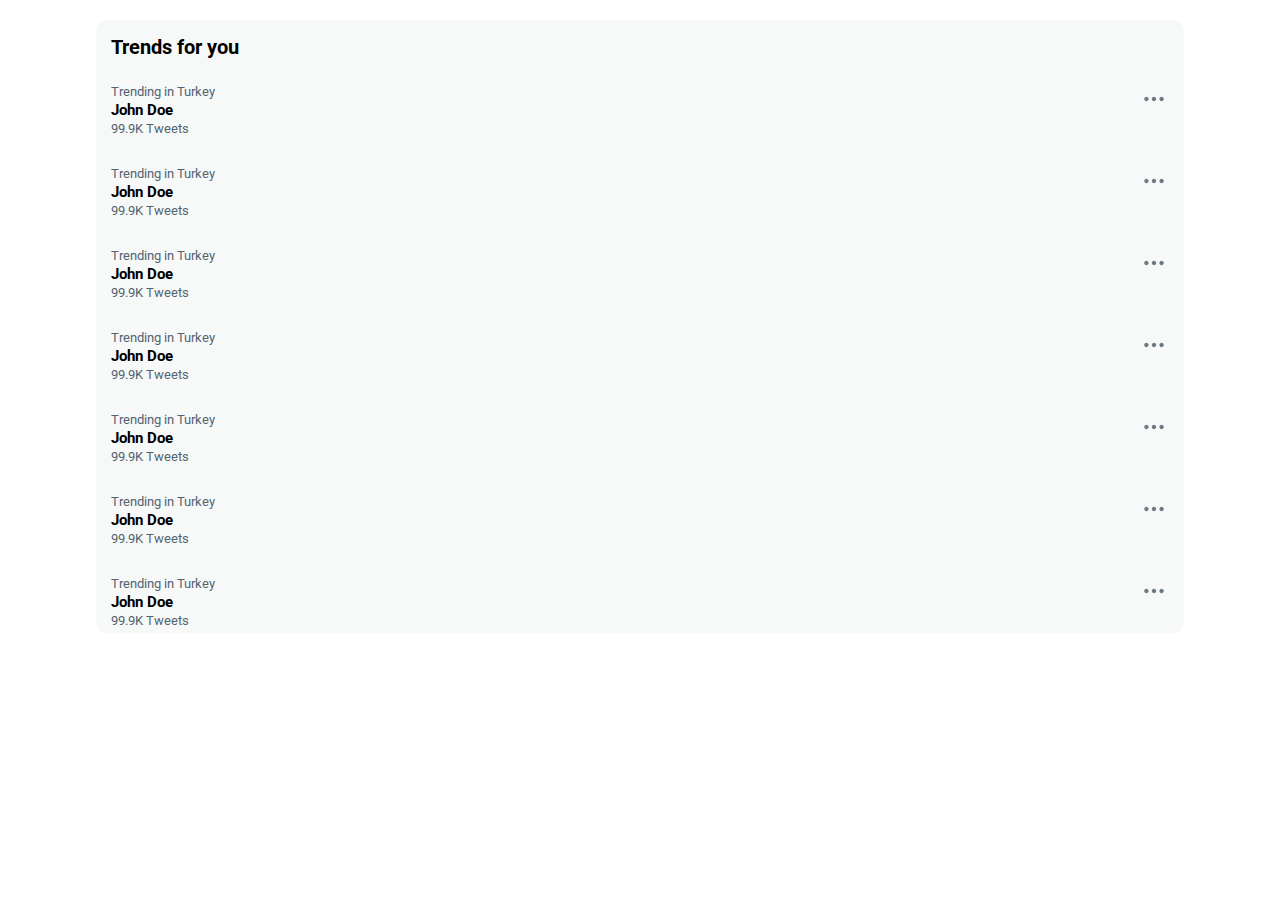
<file: trends.html>
<!DOCTYPE html>
<html lang="en">
  <head>
    <meta charset="UTF-8" />
    <meta http-equiv="X-UA-Compatible" content="IE=edge" />
    <meta name="viewport" content="width=device-width, initial-scale=1.0" />
    <title>Trends</title>
    <link rel="stylesheet" href="css/global.css" />
    <link rel="stylesheet" href="css/header.css" />
    <link rel="stylesheet" href="css/thread.css" />
    <link rel="stylesheet" href="css/trends.css" />
    <link rel="stylesheet" href="css/navbar.css" />
    <!-- <link rel="stylesheet" href="css/responsive.css" /> -->
  </head>
  <body>
    <section class="trends">
      <div class="trends-area">
        <span class="trends-area__title">Trends for you</span>
        <a class="trends-area__items">
          <div class="trends-area__items___content">
            <p class="title">Trending in Turkey</p>
            <p class="content">John Doe</p>
            <p class="content-count">99.9K Tweets</p>
          </div>
          <button>
            <svg viewBox="0 0 24 24" height="26" width="26" aria-hidden="true" fill="#536471d9">
              <g>
                <path
                  d="M3 12c0-1.1.9-2 2-2s2 .9 2 2-.9 2-2 2-2-.9-2-2zm9 2c1.1 0 2-.9 2-2s-.9-2-2-2-2 .9-2 2 .9 2 2 2zm7 0c1.1 0 2-.9 2-2s-.9-2-2-2-2 .9-2 2 .9 2 2 2z"
                ></path>
              </g>
            </svg>
          </button>
        </a>
        <a class="trends-area__items">
          <div class="trends-area__items___content">
            <p class="title">Trending in Turkey</p>
            <p class="content">John Doe</p>
            <p class="content-count">99.9K Tweets</p>
          </div>
          <button>
            <svg viewBox="0 0 24 24" height="26" width="26" aria-hidden="true" fill="#536471d9">
              <g>
                <path
                  d="M3 12c0-1.1.9-2 2-2s2 .9 2 2-.9 2-2 2-2-.9-2-2zm9 2c1.1 0 2-.9 2-2s-.9-2-2-2-2 .9-2 2 .9 2 2 2zm7 0c1.1 0 2-.9 2-2s-.9-2-2-2-2 .9-2 2 .9 2 2 2z"
                ></path>
              </g>
            </svg>
          </button>
        </a>
        <a class="trends-area__items">
          <div class="trends-area__items___content">
            <p class="title">Trending in Turkey</p>
            <p class="content">John Doe</p>
            <p class="content-count">99.9K Tweets</p>
          </div>
          <button>
            <svg viewBox="0 0 24 24" height="26" width="26" aria-hidden="true" fill="#536471d9">
              <g>
                <path
                  d="M3 12c0-1.1.9-2 2-2s2 .9 2 2-.9 2-2 2-2-.9-2-2zm9 2c1.1 0 2-.9 2-2s-.9-2-2-2-2 .9-2 2 .9 2 2 2zm7 0c1.1 0 2-.9 2-2s-.9-2-2-2-2 .9-2 2 .9 2 2 2z"
                ></path>
              </g>
            </svg>
          </button>
        </a>
        <a class="trends-area__items">
          <div class="trends-area__items___content">
            <p class="title">Trending in Turkey</p>
            <p class="content">John Doe</p>
            <p class="content-count">99.9K Tweets</p>
          </div>
          <button>
            <svg viewBox="0 0 24 24" height="26" width="26" aria-hidden="true" fill="#536471d9">
              <g>
                <path
                  d="M3 12c0-1.1.9-2 2-2s2 .9 2 2-.9 2-2 2-2-.9-2-2zm9 2c1.1 0 2-.9 2-2s-.9-2-2-2-2 .9-2 2 .9 2 2 2zm7 0c1.1 0 2-.9 2-2s-.9-2-2-2-2 .9-2 2 .9 2 2 2z"
                ></path>
              </g>
            </svg>
          </button>
        </a>
        <a class="trends-area__items">
          <div class="trends-area__items___content">
            <p class="title">Trending in Turkey</p>
            <p class="content">John Doe</p>
            <p class="content-count">99.9K Tweets</p>
          </div>
          <button>
            <svg viewBox="0 0 24 24" height="26" width="26" aria-hidden="true" fill="#536471d9">
              <g>
                <path
                  d="M3 12c0-1.1.9-2 2-2s2 .9 2 2-.9 2-2 2-2-.9-2-2zm9 2c1.1 0 2-.9 2-2s-.9-2-2-2-2 .9-2 2 .9 2 2 2zm7 0c1.1 0 2-.9 2-2s-.9-2-2-2-2 .9-2 2 .9 2 2 2z"
                ></path>
              </g>
            </svg>
          </button>
        </a>
        <a class="trends-area__items">
          <div class="trends-area__items___content">
            <p class="title">Trending in Turkey</p>
            <p class="content">John Doe</p>
            <p class="content-count">99.9K Tweets</p>
          </div>
          <button>
            <svg viewBox="0 0 24 24" height="26" width="26" aria-hidden="true" fill="#536471d9">
              <g>
                <path
                  d="M3 12c0-1.1.9-2 2-2s2 .9 2 2-.9 2-2 2-2-.9-2-2zm9 2c1.1 0 2-.9 2-2s-.9-2-2-2-2 .9-2 2 .9 2 2 2zm7 0c1.1 0 2-.9 2-2s-.9-2-2-2-2 .9-2 2 .9 2 2 2z"
                ></path>
              </g>
            </svg>
          </button>
        </a>
        <a class="trends-area__items">
          <div class="trends-area__items___content">
            <p class="title">Trending in Turkey</p>
            <p class="content">John Doe</p>
            <p class="content-count">99.9K Tweets</p>
          </div>
          <button>
            <svg viewBox="0 0 24 24" height="26" width="26" aria-hidden="true" fill="#536471d9">
              <g>
                <path
                  d="M3 12c0-1.1.9-2 2-2s2 .9 2 2-.9 2-2 2-2-.9-2-2zm9 2c1.1 0 2-.9 2-2s-.9-2-2-2-2 .9-2 2 .9 2 2 2zm7 0c1.1 0 2-.9 2-2s-.9-2-2-2-2 .9-2 2 .9 2 2 2z"
                ></path>
              </g>
            </svg>
          </button>
        </a>
      </div>
    </section>
  </body>
</html>
</file>
<file: css/global.css>
@import url("https://fonts.googleapis.com/css2?family=Roboto:wght@300;500;700&display=swap");

:root {
  --main-color: #1da1f2;
  ---main--color-alpha: #1da1f22a;
  --border-color: rgb(239, 243, 244);
  --general-transition: all 0.3s;
}

html {
  font-size: 10px;
}

*,
::before,
::after {
  margin: 0;
  padding: 0;
  box-sizing: border-box;
  text-decoration: none;
  border: none;
  font-family: "Segoe UI", "Roboto", Helvetica, Verdana, sans-serif;
}

h1 {
  font-size: 2.4rem;
}

h2 {
  font-size: 2rem;
}

h3 {
  font-size: 1.8rem;
}

button,
a {
  cursor: pointer;
  background-color: transparent;
}

.container {
  width: 100%;
  max-width: 90%;
  height: auto;
  margin: 0 auto;
}

.container .navbar {
  width: 9%;
  height: 100vh;
  position: fixed;
}

.container .main {
  width: 90%;
  height: auto;
  margin-left: 10%;
  display: flex;
  position: relative;
}

.container .main .thread {
  display: flex;
  flex-direction: column;
  border-right: 1px solid var(--border-color);
  border-left: 1px solid var(--border-color);
  width: calc(65% + 1px);
  height: auto;
  margin-top: 5.7%;
}

.container .main .trends {
  width: 40%;
  height: auto;
  margin-top: 5%;
}

.thread-divider {
  width: 100%;
  height: 1px;
  border-bottom: 1.5px solid var(--border-color);
  align-self: flex-start;
  justify-self: flex-start;
}

.message-box__container {
  width: 80%;
  height: 4rem;
  color: #000;
  position: absolute;
  bottom: 0;
  right: 0;
  height: 10vh;
  backface-visibility: hidden;
}

.message-box__container .message-box {
  width: 10%;
  max-width: 40rem;
  min-width: 35rem;
  height: inherit;
  background-color: #fff;
  position: fixed;
  right: 6%;
  box-shadow: rgb(101 119 134 / 20%) 0px 0px 15px, rgb(101 119 134 / 15%) 0px 0px 3px 1px;
  border-top-right-radius: 1.6rem;
  border-top-left-radius: 1.6rem;
  display: flex;
  justify-content: space-between;
  align-items: center;
  padding: 0 2rem;
  font-weight: bold;
  font-size: 2rem;
}

.message-box__container .message-box .message-box-icon {
  width: 30%;
  height: inherit;
  display: flex;
  align-items: center;
  justify-content: end;
  gap: 2rem;
}
</file>
<file: css/header.css>
.header {
  width: calc(82% - 1.2rem);
  height: 10%;
  border-left: 1px solid rgb(239, 243, 239);
  position: fixed;
  display: flex;
}

.header .header-main {
  width: calc(64% + 0.9rem);
  height: 100%;
  border-right: 1px solid rgb(239, 243, 239);
  background-color: rgba(255, 255, 255, 0.8);
  z-index: 9999;
  backdrop-filter: blur(0.8rem);
  opacity: 1;
}
.header .header-search {
  width: 40%;
  height: 100%;
  background-color: #fff;
}

.header .header-search .header-search__container {
  width: 85%;
  height: inherit;
  margin: 0 auto;
  display: flex;
  align-items: center;
  position: relative;
}

.header .header-search .header-search__container input[type="text"]::placeholder {
  color: rgb(15, 20, 25);
  font-size: 1.5rem;
}

.header .header-search .header-search__container input[type="text"]:focus {
  background-color: #fff;
  border: 1px solid var(--main-color);
}

.header .header-main .header-main__container {
  width: 95%;
  height: inherit;
  margin: 0 auto;
  display: flex;
  align-items: center;
  justify-content: space-between;
}

.header .header-search .header-search__container .search-input {
  width: 100%;
}

.header .header-search .header-search__container .search-icon {
  position: absolute;
  top: 35%;
  left: 5%;
  display: inline-flex;
  align-items: center;
  justify-content: center;
}

.header-search__container input[type="text"] {
  width: 100%;
  padding: 1.2rem 15%;
  border-radius: 2rem;
  outline: none;
  background-color: #eff3f4;
}

.search-link-icon {
  display: none;
}
</file>
<file: css/thread.css>
.tweeting-area {
  display: flex;
  justify-content: space-between;
  width: 100%;
  height: auto;
  border-bottom: 1px solid rgb(234, 232, 232);
}

.tweeting-area .user-picture {
  width: 10%;
  margin-right: 2rem;
  justify-content: flex-end;
  align-items: flex-start;
  display: inline-flex;
}

.tweeting-area .user-picture img {
  height: 4.8rem;
  width: 4.8rem;
  border-radius: 50%;
  object-fit: cover;
}

.tweeting-area .user-tweet {
  width: 80%;
  height: 100%;
  flex: 1;
}

.tweeting-area .user-tweet .user-tweet__select,
.user-tweet__select2 {
  width: auto;
  height: auto;
  border: 1px solid rgb(199, 201, 202);
  color: var(--main-color);
  font-size: 1.4rem;
  font-weight: bold;
  border-radius: 2rem;
  padding: 0 2rem;
}

.tweeting-area .user-tweet .user-tweet-textarea {
  width: 100%;
  height: auto;
  resize: none;
  font-size: 1.8rem;
  outline: none;
  margin-top: 2rem;
  padding: 0 1rem;
  z-index: -1;
}

.tweeting-area .user-tweet .user-tweet-textarea::placeholder {
  font-size: 1.8rem;
  color: rgba(0, 0, 0, 0.7);
  font-weight: 500;
}

.tweeting-area .user-tweet .user-tweet__select2 {
  margin-bottom: 2rem;
  border: none;
  padding: 0 1rem;
}
.tweeting-area .user-tweet .user-tweet__select2:hover,
.tweeting-area .user-tweet .user-tweet__select:hover {
  background-color: rgb(215, 238, 243);
  transition: var(--general-transition);
}

.tweeting-area .user-tweet .user-tweet__border {
  width: 100%;
  height: 1px;
  border-bottom: 1.5px solid rgb(239, 243, 244);
}

.user-tweet .user-tweet__bottom {
  width: 100%;
  display: flex;
  flex-wrap: wrap;
  justify-content: space-between;
  margin-top: 1.5rem;
  height: auto;
}

.user-tweet .user-tweet__bottom .user-tweet__bottom___icon {
  display: flex;
  align-items: center;
  gap: 1.5rem;
}

.user-tweet .user-tweet__bottom .user-tweet__bottom___action {
  width: 40%;
  min-width: 15rem;
  height: 100%;
  display: flex;
  align-items: center;
  justify-content: space-evenly;
  margin-bottom: 1rem;
  padding: 0 1rem;
}

.user-tweet .user-tweet__bottom .user-tweet__bottom___action button {
  color: #fff;
  font-weight: bold;
  min-width: 3.6rem;
  min-height: 3.6rem;
  background-color: rgb(29, 155, 240);
  opacity: 0.5;
  border-radius: 9999px;
  font-size: 1.5rem;
  padding: 0 1.6rem;
}

.thread .thread-area {
  width: 100%;
  height: 100%;
  margin: 0.5rem auto;
  display: flex;
  flex-direction: column;
  padding: 1rem;
}

.thread .thread-area .tweet-contexts {
  height: auto;
}

.thread .thread-area .tweet-contexts .tweet-contexts__card {
  width: 100%;
  height: auto;
  display: flex;
  gap: 1rem;
  padding: 0.7rem;
}

.thread .thread-area .tweet-contexts .tweet-contexts__card:hover {
  background-color: rgba(232, 229, 229, 0.4);
  transition: var(--general-transition);
}

.tweet-contexts__card .card-image img:hover {
  border: 2px solid rgb(213, 209, 209);
}

.tweet-contexts__card .card-image img {
  width: 4.8rem;
  height: 4.8rem;
  border-radius: 50%;
  object-fit: cover;
}

.tweet-contexts__card .card-body {
  display: flex;
  flex-direction: column;
  flex: 1;
  font-size: 1.4rem;
  gap: 0.8rem;
}

.tweet-contexts__card .card-body .card-body__user {
  display: flex;
  justify-content: space-between;
}

.tweet-contexts__card .card-body .card-body__user .card-body__user___info {
  display: flex;
  align-items: center;
  gap: 3px;
}

.tweet-contexts__card .card-body .card-body__user .card-body__user___info .card-body__user___name {
  font-weight: bold;
  font-size: 1.6rem;
}

.tweet-contexts__card .card-body .card-body__user .card-body__user___info .card-body__user___username {
  color: rgb(83, 100, 113);
}

.tweet-contexts__card .card-body .card-body__image {
  width: 95%;
}
.tweet-contexts__card .card-body .card-body__image img {
  width: 100%;
  background-color: red;
  max-height: calc(100vh - 8.5rem);
  border-radius: 2rem;
}

.tweet-contexts__card .card-body .card-body__icon {
  display: flex;
  color: #536471d9;
  width: 80%;
  justify-content: space-between;
}

.tweet-contexts__card .card-body .card-body__icon .comment-icon,
.tweet-contexts__card .card-body .card-body__icon .retweet-icon,
.tweet-contexts__card .card-body .card-body__icon .liked-icon,
.tweet-contexts__card .card-body .card-body__icon .share-icon {
  display: flex;
  justify-content: space-evenly;
  width: 15%;
}
</file>
<file: css/trends.css>
.trends .trends-area {
  width: 85%;
  height: auto;
  display: flex;
  flex-direction: column;
  background-color: #f7f9f9;
  margin: 2rem auto;
  border-radius: 1rem;
}

.trends .trends-area .trends-area__title {
  font-weight: bold;
  font-size: 2rem;
  margin: 1.5rem 1.5rem 0 1.5rem;
}

.trends .trends-area .trends-area__items {
  display: flex;
  justify-content: space-between;
  margin-top: 2rem;
  width: 100%;
  padding: 0.5rem 1.5rem;
}

.trends .trends-area .trends-area__items:hover {
  background-color: rgba(232, 229, 229, 0.535);
}

.trends .trends-area .trends-area__items .content {
  color: #000;
  font-weight: bold;
  font-size: 1.5rem;
  line-height: 2.2rem;
}

.trends .trends-area .trends-area__items .content-count,
.trends .trends-area .trends-area__items .title {
  color: rgb(83, 100, 113);
  font-size: 1.3rem;
}

.trends .trends-area .trends-area__items button {
  height: 3rem;
  width: 3rem;
  border-radius: 50%;
  display: inline-flex;
  align-items: center;
  justify-content: center;
}

.trends .trends-area .trends-area__items button:hover {
  background-color: var(---main--color-alpha);
}
</file>
<file: css/navbar.css>
.navbar .navbar-main {
  width: 100%;
  height: 100vh;
  display: flex;
  flex-direction: column;
  justify-content: space-between;
  align-items: end;
}

.navbar .navbar-main .navbar-main__logo,
.navbar .navbar-main__link,
.navbar .navbar-main__profile {
  width: 100%;
  height: 100%;
  display: flex;
  flex-direction: column;
  justify-content: space-around;
  align-items: end;
  margin-right: 1rem;
}

.navbar .navbar-main .navbar-main__link {
  flex: 1;
  margin-bottom: 2rem;
}

.navbar .navbar-main .navbar-main__profile button:hover {
  background-color: rgba(228, 226, 226, 0.873);
  transform: var(--general-transition);
}

.navbar .navbar-main .navbar-logo__link {
  padding: 1.2rem;
  border-radius: 50%;
}

.navbar .navbar-main .navbar-logo__link:hover {
  background-color: rgb(215, 238, 243);
  transition: var(--general-transition);
}

.navbar .navbar-main .navbar-main__link nav {
  display: flex;
  flex-direction: column;
  flex: 1;
  justify-content: space-between;
}

.navbar .navbar-main .navbar-main__link nav .item {
  padding: 1.2rem;
  border-radius: 50%;
  margin-bottom: 2px;
}

.item:not(:last-child):hover {
  background-color: rgba(228, 226, 226, 0.873);
  transition: var(--general-transition);
}

.item:last-child {
  background-color: var(--main-color);
}

.navbar .navbar-main .navbar-main__profile button img {
  width: 4.8rem;
  height: 4.8rem;
  border-radius: 50%;
  cursor: pointer;
}

.navbar .navbar-main .navbar-main__profile button {
  width: 6.4rem;
  height: 6.4rem;
  display: inline-flex;
  justify-content: center;
  align-items: center;
  border-radius: 50%;
  margin-right: -0.5rem;
  flex-shrink: 0;
}
</file>
<file: css/responsive.css>
@media only screen and (max-width: 976px) {
  .tweeting-area {
    margin-top: 2rem;
  }

  .tweeting-area .user-picture {
    padding: 0;
  }
}

@media only screen and (max-width: 768px) {
  .trends {
    display: none;
    width: 0;
  }

  .thread {
    flex: 1;
  }

  .header {
    width: 81%;
  }
  .header-search {
    border-right: 1px solid var(--border-color);
  }

  .search-link-icon {
    display: block;
  }

  .header .header-main,
  .header .header-search {
    width: 50%;
  }

  .tweeting-area {
    margin-top: 5rem;
  }
}

@media only screen and (max-width: 576px) {
  .tweeting-area {
    margin: 3rem 1rem 0 1rem;
  }

  .search-input input[type="text"] {
    padding: 1.2rem 3rem;
  }

  .header-search {
    display: none;
  }

  .header .header-main {
    width: 100%;
  }

  .container .navbar {
    width: 100%;
    height: 5rem;
    background-color: #fff;
    box-shadow: rgb(101 119 134 / 20%) 0px 0px 15px, rgb(101 119 134 / 15%) 0px 0px 3px 1px;
    bottom: 0;
    left: 0;
    z-index: 9999;
    display: block;
    flex-direction: row;
    padding: 0.25rem 2rem;
    align-items: center;
  }

  .navbar .navbar-main .navbar-main__link nav .item {
    padding: 0.8rem;
  }

  .navbar .navbar-main .navbar-main__link nav {
    flex-direction: row;
  }

  .navbar .navbar-main .navbar-main__logo,
  .navbar .navbar-main__profile,
  .message-box__container {
    display: none;
  }

  nav .item:nth-child(3n + 0) {
    display: none;
  }

  nav {
    width: 100%;
  }

  .navbar .navbar-main__link {
    display: block;
  }

  .container {
    max-width: 100%;
  }

  .container,
  .container .main,
  .header {
    width: 100%;
    margin: 0;
  }
}

@media only screen and (max-width: 450px) {
}
</file>
